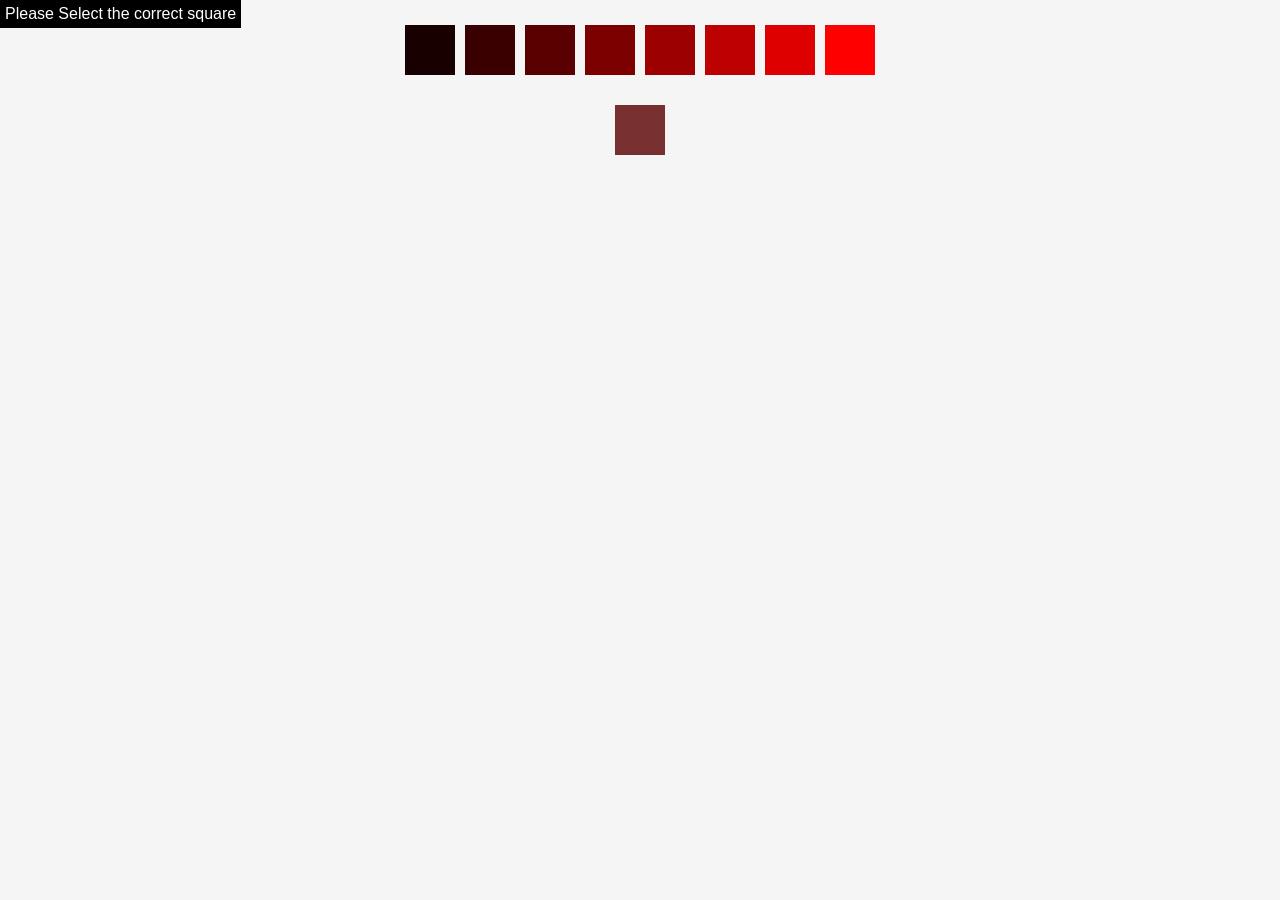
<file: Framework/Tests/colour_identification/index.html>
<!DOCTYPE html>
<html lang="en">
<head>
    <meta charset="UTF-8">
    <title>Color Perception Experiment</title>
    <link rel="stylesheet" href="styles.css">
</head>
<body>
    <div id="red-squares-container">
        <!-- Top row unaltered red squares will be populated here by script.js -->
    </div>  
    <div id="selected-square-container">
        <!-- Single square to identify will be displayed here -->
    </div>
    <div id="color-choices">
        <!-- The user's selection is handled here -->
    </div>
    <script src="./script.js"></script>
</body>
</html>
</file>
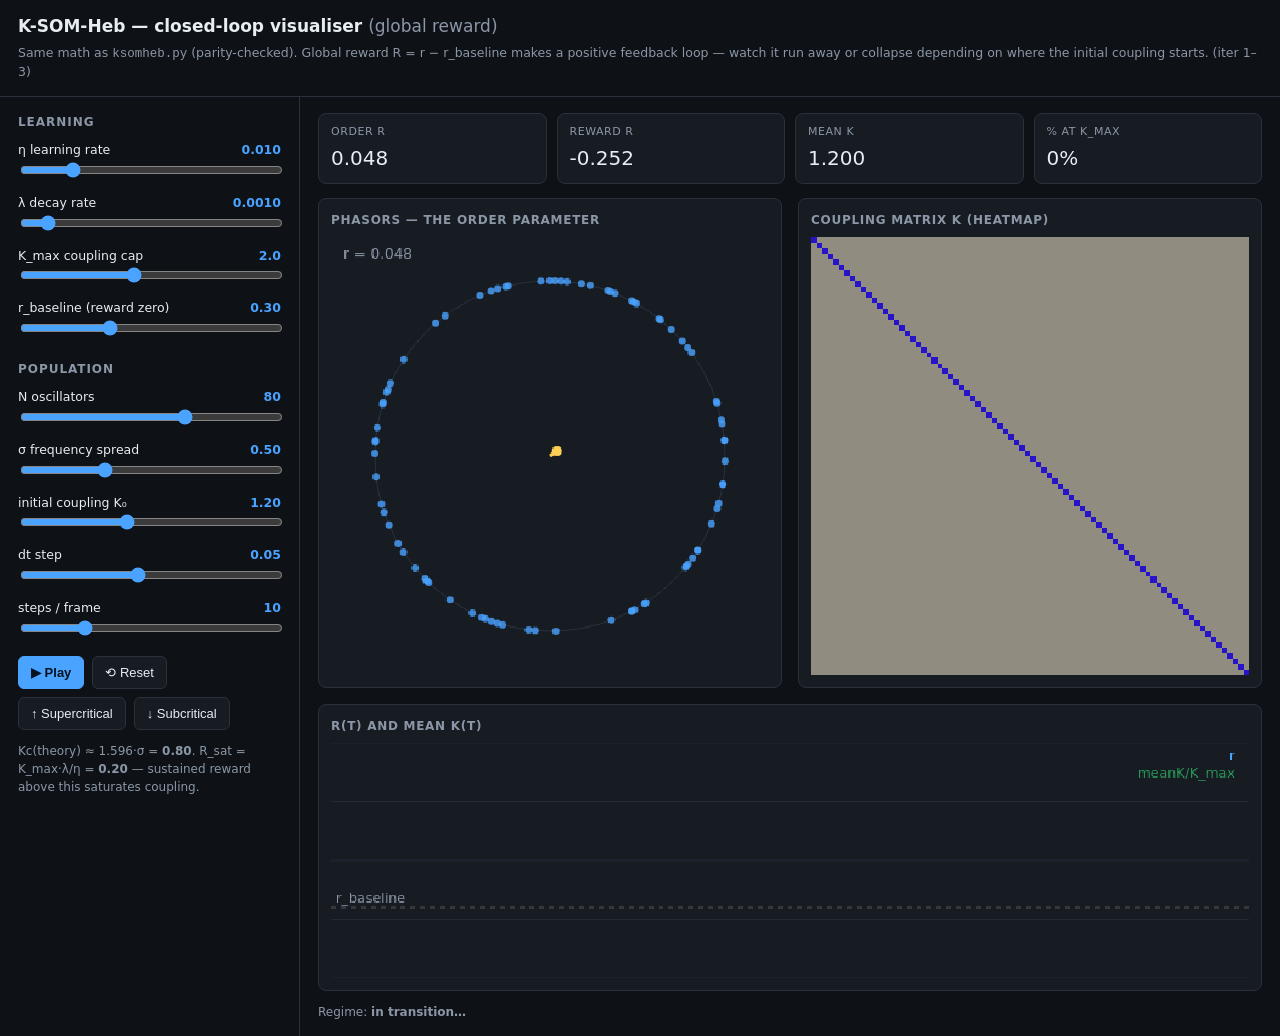
<file: KSOMHeb/visualiser/ksomheb_visualiser.html>
<!DOCTYPE html>
<html lang="en">
<head>
<meta charset="utf-8" />
<meta name="viewport" content="width=device-width, initial-scale=1" />
<title>K-SOM-Heb visualiser — global reward (verified iter 1–3)</title>
<style>
  :root { --bg:#0e1116; --panel:#171b22; --ink:#e6edf3; --mut:#8b97a6; --acc:#4aa3ff;
          --hot:#d62728; --cold:#1f77b4; --grid:#2a313c; }
  * { box-sizing:border-box; }
  body { margin:0; background:var(--bg); color:var(--ink);
         font:14px/1.5 system-ui,Segoe UI,Roboto,sans-serif; }
  header { padding:14px 18px; border-bottom:1px solid var(--grid); }
  header h1 { margin:0; font-size:17px; }
  header p { margin:4px 0 0; color:var(--mut); font-size:12.5px; }
  .wrap { display:grid; grid-template-columns:300px 1fr; gap:0; }
  .controls { padding:16px 18px; border-right:1px solid var(--grid); }
  .controls h2 { font-size:12px; text-transform:uppercase; letter-spacing:.08em;
                 color:var(--mut); margin:18px 0 8px; }
  .controls h2:first-child { margin-top:0; }
  .row { margin:10px 0; }
  .row label { display:flex; justify-content:space-between; font-size:12.5px; }
  .row label b { color:var(--acc); font-variant-numeric:tabular-nums; }
  input[type=range] { width:100%; accent-color:var(--acc); }
  .btns { display:flex; gap:8px; flex-wrap:wrap; margin-top:14px; }
  button { background:var(--panel); color:var(--ink); border:1px solid var(--grid);
           border-radius:6px; padding:8px 12px; cursor:pointer; font-size:13px; }
  button:hover { border-color:var(--acc); }
  button.primary { background:var(--acc); color:#06121f; border-color:var(--acc); font-weight:600; }
  .stage { padding:16px 18px; }
  .panels { display:grid; grid-template-columns:1fr 1fr; gap:16px; }
  .card { background:var(--panel); border:1px solid var(--grid); border-radius:8px; padding:12px; }
  .card h3 { margin:0 0 8px; font-size:12px; color:var(--mut); text-transform:uppercase; letter-spacing:.06em; }
  canvas { display:block; width:100%; image-rendering:pixelated; }
  .stats { display:grid; grid-template-columns:repeat(4,1fr); gap:10px; margin-bottom:14px; }
  .stat { background:var(--panel); border:1px solid var(--grid); border-radius:8px; padding:10px 12px; }
  .stat .k { color:var(--mut); font-size:11px; text-transform:uppercase; letter-spacing:.05em; }
  .stat .v { font-size:20px; font-variant-numeric:tabular-nums; margin-top:2px; }
  .note { color:var(--mut); font-size:12px; margin-top:12px; max-width:680px; }
  .regime { font-weight:600; }
</style>
</head>
<body>
<header>
  <h1>K-SOM-Heb — closed-loop visualiser <span style="color:var(--mut);font-weight:400">(global reward)</span></h1>
  <p>Same math as <code>ksomheb.py</code> (parity-checked). Global reward
     R = r − r_baseline makes a positive feedback loop — watch it run away or
     collapse depending on where the initial coupling starts. (iter 1–3)</p>
</header>

<div class="wrap">
  <div class="controls">
    <h2>Learning</h2>
    <div class="row"><label>η learning rate <b id="l_eta"></b></label>
      <input id="eta" type="range" min="0.001" max="0.05" step="0.001" value="0.01"></div>
    <div class="row"><label>λ decay rate <b id="l_lam"></b></label>
      <input id="lam" type="range" min="0.0002" max="0.01" step="0.0002" value="0.001"></div>
    <div class="row"><label>K_max coupling cap <b id="l_kmax"></b></label>
      <input id="kmax" type="range" min="0.5" max="4" step="0.1" value="2"></div>
    <div class="row"><label>r_baseline (reward zero) <b id="l_base"></b></label>
      <input id="base" type="range" min="0" max="0.9" step="0.02" value="0.3"></div>

    <h2>Population</h2>
    <div class="row"><label>N oscillators <b id="l_N"></b></label>
      <input id="N" type="range" min="10" max="120" step="2" value="80"></div>
    <div class="row"><label>σ frequency spread <b id="l_sig"></b></label>
      <input id="sig" type="range" min="0.05" max="1.5" step="0.05" value="0.5"></div>
    <div class="row"><label>initial coupling K₀ <b id="l_k0"></b></label>
      <input id="k0" type="range" min="0" max="3" step="0.05" value="1.2"></div>
    <div class="row"><label>dt step <b id="l_dt"></b></label>
      <input id="dt" type="range" min="0.01" max="0.1" step="0.01" value="0.05"></div>
    <div class="row"><label>steps / frame <b id="l_spf"></b></label>
      <input id="spf" type="range" min="1" max="40" step="1" value="10"></div>

    <div class="btns">
      <button id="play" class="primary">▶ Play</button>
      <button id="reset">⟲ Reset</button>
      <button id="superBtn">↑ Supercritical</button>
      <button id="subBtn">↓ Subcritical</button>
    </div>
    <div class="note">Kc(theory) ≈ 1.596·σ = <b id="kc"></b>. R_sat = K_max·λ/η =
      <b id="rsat"></b> — sustained reward above this saturates coupling.</div>
  </div>

  <div class="stage">
    <div class="stats">
      <div class="stat"><div class="k">order r</div><div class="v" id="s_r">—</div></div>
      <div class="stat"><div class="k">reward R</div><div class="v" id="s_R">—</div></div>
      <div class="stat"><div class="k">mean K</div><div class="v" id="s_K">—</div></div>
      <div class="stat"><div class="k">% at K_max</div><div class="v" id="s_sat">—</div></div>
    </div>
    <div class="panels">
      <div class="card"><h3>Phasors — the order parameter</h3>
        <canvas id="cv_phase" width="360" height="360"></canvas></div>
      <div class="card"><h3>Coupling matrix K (heatmap)</h3>
        <canvas id="cv_K" width="360" height="360"></canvas></div>
      <div class="card" style="grid-column:1 / -1"><h3>r(t) and mean K(t)</h3>
        <canvas id="cv_ts" width="740" height="190"></canvas></div>
    </div>
    <div class="note">Regime: <span id="regime" class="regime">—</span></div>
  </div>
</div>

<script src="ksomheb.js"></script>
<script>
"use strict";
const $ = id => document.getElementById(id);
const TAU = Math.PI * 2;

// ---- model state ----
let N, theta, omega, K, scratch, params, baseline, sigma, history, running=false;

function gaussian() { // Box-Muller
  let u=0,v=0; while(!u)u=Math.random(); while(!v)v=Math.random();
  return Math.sqrt(-2*Math.log(u))*Math.cos(TAU*v);
}

function rebuild() {
  N = +$("N").value;
  sigma = +$("sig").value;
  const k0 = +$("k0").value;
  params = { dt:+$("dt").value, eta:+$("eta").value, lam:+$("lam").value, K_max:+$("kmax").value };
  baseline = +$("base").value;

  theta = new Float64Array(N);
  omega = new Float64Array(N);
  K = new Float64Array(N*N);
  scratch = { theta:new Float64Array(N), S:new Float64Array(N*N) };

  let mean=0;
  for (let i=0;i<N;i++){ theta[i]=Math.random()*TAU; omega[i]=gaussian()*sigma; mean+=omega[i]; }
  mean/=N; for (let i=0;i<N;i++) omega[i]-=mean;          // zero-mean frame
  for (let i=0;i<N;i++) for (let j=0;j<N;j++) K[i*N+j] = (i===j)?0:k0;

  history = { r:[], K:[] };
  syncLabels();
  step(false); draw();
}

function syncLabels() {
  $("l_eta").textContent=(+$("eta").value).toFixed(3);
  $("l_lam").textContent=(+$("lam").value).toFixed(4);
  $("l_kmax").textContent=(+$("kmax").value).toFixed(1);
  $("l_base").textContent=(+$("base").value).toFixed(2);
  $("l_N").textContent=$("N").value;
  $("l_sig").textContent=(+$("sig").value).toFixed(2);
  $("l_k0").textContent=(+$("k0").value).toFixed(2);
  $("l_dt").textContent=(+$("dt").value).toFixed(2);
  $("l_spf").textContent=$("spf").value;
  $("kc").textContent=(1.596*(+$("sig").value)).toFixed(2);
  $("rsat").textContent=((+$("kmax").value)*(+$("lam").value)/(+$("eta").value)).toFixed(2);
}

let lastR=0;
function step(advance=true) {
  const spf = advance ? +$("spf").value : 0;
  for (let s=0;s<spf;s++){
    const op = KSOMHeb.orderParameter(theta);
    lastR = op.r - baseline;
    theta = KSOMHeb.updateStep(theta, omega, K, lastR, params, scratch);
  }
  const op = KSOMHeb.orderParameter(theta);
  // stats
  let sum=0, sat=0, cnt=0, cap=params.K_max;
  for (let i=0;i<N;i++) for (let j=0;j<N;j++){ if(i===j)continue;
    const v=K[i*N+j]; sum+=v; cnt++; if (v>=cap-1e-6) sat++; }
  const meanK=sum/cnt, fsat=sat/cnt;
  $("s_r").textContent=op.r.toFixed(3);
  $("s_R").textContent=(op.r-baseline).toFixed(3);
  $("s_K").textContent=meanK.toFixed(3);
  $("s_sat").textContent=(fsat*100).toFixed(0)+"%";
  history.r.push(op.r); history.K.push(meanK/cap);
  if (history.r.length>740){ history.r.shift(); history.K.shift(); }
  // regime label
  const reg=$("regime");
  if (fsat>0.6){ reg.textContent="RUNAWAY — coupling saturated at K_max, sync locked in"; reg.style.color="var(--cold)"; }
  else if (meanK<0.05){ reg.textContent="COLLAPSE — coupling stripped, oscillators scattering"; reg.style.color="var(--hot)"; }
  else { reg.textContent="in transition…"; reg.style.color="var(--mut)"; }
  return op;
}

// ---- drawing ----
function drawPhasors(op){
  const c=$("cv_phase"), x=c.getContext("2d"), W=c.width, H=c.height, cx=W/2, cy=H/2, R=W*0.4;
  x.clearRect(0,0,W,H);
  x.strokeStyle="#2a313c"; x.beginPath(); x.arc(cx,cy,R,0,TAU); x.stroke();
  for (let i=0;i<N;i++){
    const a=theta[i], px=cx+R*Math.cos(a), py=cy-R*Math.sin(a);
    x.fillStyle="rgba(74,163,255,0.8)"; x.beginPath(); x.arc(px,py,3,0,TAU); x.fill();
  }
  // resultant vector (order parameter)
  const ax=cx+R*op.r*Math.cos(op.psi), ay=cy-R*op.r*Math.sin(op.psi);
  x.strokeStyle="#ffce54"; x.lineWidth=3; x.beginPath(); x.moveTo(cx,cy); x.lineTo(ax,ay); x.stroke();
  x.lineWidth=1; x.fillStyle="#ffce54"; x.beginPath(); x.arc(ax,ay,4,0,TAU); x.fill();
  x.fillStyle="#8b97a6"; x.font="12px system-ui"; x.fillText("r = "+op.r.toFixed(3), 10, 18);
}

function drawK(){
  const c=$("cv_K"), x=c.getContext("2d"), W=c.width, H=c.height;
  const img=x.createImageData(N,N), cap=params.K_max;
  for (let i=0;i<N;i++) for (let j=0;j<N;j++){
    const v=Math.min(1, K[i*N+j]/cap), o=(i*N+j)*4;
    // viridis-ish: dark -> blue -> green -> yellow
    img.data[o]  =Math.round(40+215*Math.pow(v,1.4));
    img.data[o+1]=Math.round(20+200*v);
    img.data[o+2]=Math.round(80+120*(1-v));
    img.data[o+3]=255;
  }
  // nearest-neighbour upscale
  const tmp=document.createElement("canvas"); tmp.width=N; tmp.height=N;
  tmp.getContext("2d").putImageData(img,0,0);
  x.imageSmoothingEnabled=false; x.clearRect(0,0,W,H); x.drawImage(tmp,0,0,W,H);
}

function drawTS(){
  const c=$("cv_ts"), x=c.getContext("2d"), W=c.width, H=c.height;
  x.clearRect(0,0,W,H);
  // gridlines + baseline
  x.strokeStyle="#222a34"; x.beginPath();
  for (let g=0;g<=4;g++){ const y=H-g/4*H; x.moveTo(0,y); x.lineTo(W,y); } x.stroke();
  const by=H-baseline*H; x.strokeStyle="#555"; x.setLineDash([4,4]);
  x.beginPath(); x.moveTo(0,by); x.lineTo(W,by); x.stroke(); x.setLineDash([]);
  x.fillStyle="#8b97a6"; x.font="11px system-ui"; x.fillText("r_baseline", 4, by-4);
  const plot=(arr,col)=>{ x.strokeStyle=col; x.beginPath();
    for (let i=0;i<arr.length;i++){ const px=i/740*W, py=H-arr[i]*H;
      i?x.lineTo(px,py):x.moveTo(px,py);} x.stroke(); };
  plot(history.K,"#2a9d5c");   // mean K / K_max
  plot(history.r,"#4aa3ff");   // r
  x.fillStyle="#4aa3ff"; x.fillText("r", W-16, 14);
  x.fillStyle="#2a9d5c"; x.fillText("meanK/K_max", W-90, 28);
}

function draw(){ const op=KSOMHeb.orderParameter(theta); drawPhasors(op); drawK(); drawTS(); }

function frame(){ if(!running)return; const op=step(true); drawPhasors(op); drawK(); drawTS();
  requestAnimationFrame(frame); }

// ---- wiring ----
["eta","lam","kmax","base","dt","spf"].forEach(id=>$(id).addEventListener("input",()=>{
  // live params that don't need a full rebuild
  params={ dt:+$("dt").value, eta:+$("eta").value, lam:+$("lam").value, K_max:+$("kmax").value };
  baseline=+$("base").value; syncLabels();
}));
["N","sig","k0"].forEach(id=>$(id).addEventListener("input",()=>{ syncLabels(); }));
["N","sig","k0"].forEach(id=>$(id).addEventListener("change",rebuild));

$("play").addEventListener("click",()=>{ running=!running;
  $("play").textContent=running?"⏸ Pause":"▶ Play";
  $("play").classList.toggle("primary",!running);
  if(running) frame(); });
$("reset").addEventListener("click",()=>{ running=false; $("play").textContent="▶ Play";
  $("play").classList.add("primary"); rebuild(); });
$("superBtn").addEventListener("click",()=>{ $("k0").value=1.2; rebuild(); });
$("subBtn").addEventListener("click",()=>{ $("k0").value=0.4; rebuild(); });

rebuild();
</script>
</body>
</html>
</file>
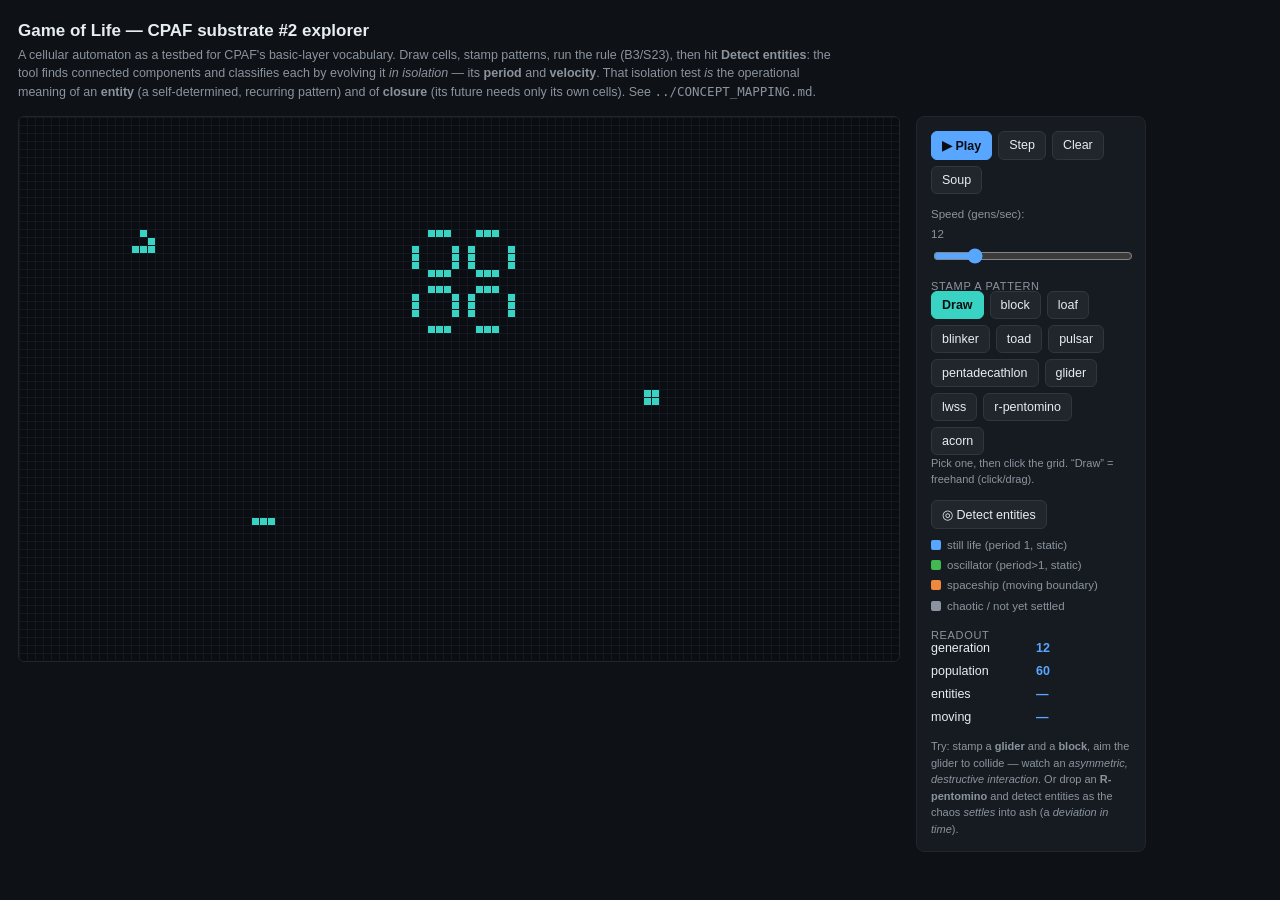
<file: KSOMHeb/gol/visualiser/gol_visualiser.html>
<!DOCTYPE html>
<html lang="en">
<head>
<meta charset="utf-8">
<meta name="viewport" content="width=device-width, initial-scale=1">
<title>Game of Life — CPAF substrate #2 explorer</title>
<style>
  :root {
    --bg: #0e1116; --panel: #161b22; --ink: #e6edf3; --dim: #8b949e;
    --grid: #21262d; --cell: #39d3c3; --accent: #58a6ff;
    --still: #58a6ff; --osc: #3fb950; --ship: #f0883e; --chaos: #8b949e;
  }
  * { box-sizing: border-box; }
  body {
    margin: 0; background: var(--bg); color: var(--ink);
    font: 14px/1.5 -apple-system, BlinkMacSystemFont, "Segoe UI", Roboto, sans-serif;
    padding: 18px;
  }
  h1 { font-size: 17px; margin: 0 0 2px; font-weight: 650; }
  .sub { color: var(--dim); font-size: 12.5px; margin-bottom: 14px; max-width: 820px; }
  .wrap { display: flex; gap: 16px; flex-wrap: wrap; align-items: flex-start; }
  canvas { background: #0a0d12; border: 1px solid var(--grid); border-radius: 6px; cursor: crosshair; touch-action: none; }
  .panel {
    background: var(--panel); border: 1px solid var(--grid); border-radius: 8px;
    padding: 14px; width: 230px; display: flex; flex-direction: column; gap: 12px;
  }
  .row { display: flex; gap: 6px; flex-wrap: wrap; }
  button {
    background: #21262d; color: var(--ink); border: 1px solid #30363d;
    border-radius: 6px; padding: 6px 10px; font-size: 12.5px; cursor: pointer;
    transition: background .12s;
  }
  button:hover { background: #2d333b; }
  button.on { background: var(--accent); color: #0a0d12; border-color: var(--accent); font-weight: 600; }
  button.pat.sel { background: var(--cell); color: #0a0d12; border-color: var(--cell); font-weight: 600; }
  label.field { display: flex; flex-direction: column; gap: 3px; font-size: 11.5px; color: var(--dim); }
  input[type=range] { width: 100%; accent-color: var(--accent); }
  .stats { display: grid; grid-template-columns: 1fr 1fr; gap: 4px 10px; font-size: 12.5px; }
  .stats b { color: var(--accent); font-variant-numeric: tabular-nums; }
  .hd { font-size: 11px; text-transform: uppercase; letter-spacing: .06em; color: var(--dim); margin-bottom: -4px; }
  .legend { font-size: 11.5px; color: var(--dim); display: flex; flex-direction: column; gap: 3px; }
  .legend span { display: inline-block; width: 10px; height: 10px; border-radius: 2px; margin-right: 6px; vertical-align: -1px; }
  .hint { font-size: 11px; color: var(--dim); }
  a { color: var(--accent); }
</style>
</head>
<body>
  <h1>Game of Life — CPAF substrate&nbsp;#2 explorer</h1>
  <div class="sub">
    A cellular automaton as a testbed for CPAF's basic-layer vocabulary. Draw cells, stamp patterns,
    run the rule (B3/S23), then hit <b>Detect entities</b>: the tool finds connected components and
    classifies each by evolving it <i>in isolation</i> — its <b>period</b> and <b>velocity</b>. That
    isolation test <i>is</i> the operational meaning of an <b>entity</b> (a self-determined, recurring
    pattern) and of <b>closure</b> (its future needs only its own cells). See <code>../CONCEPT_MAPPING.md</code>.
  </div>

  <div class="wrap">
    <canvas id="cv"></canvas>

    <div class="panel">
      <div class="row">
        <button id="play" class="on">▶ Play</button>
        <button id="step">Step</button>
        <button id="clear">Clear</button>
        <button id="rand">Soup</button>
      </div>

      <label class="field">Speed (gens/sec): <span id="spdlab">12</span>
        <input type="range" id="speed" min="1" max="60" value="12">
      </label>

      <div>
        <div class="hd">Stamp a pattern</div>
        <div class="row" id="palette"></div>
        <div class="hint">Pick one, then click the grid. “Draw” = freehand (click/drag).</div>
      </div>

      <div>
        <button id="detect">◎ Detect entities</button>
        <div class="legend" style="margin-top:8px">
          <div><span style="background:var(--still)"></span>still life (period 1, static)</div>
          <div><span style="background:var(--osc)"></span>oscillator (period&gt;1, static)</div>
          <div><span style="background:var(--ship)"></span>spaceship (moving boundary)</div>
          <div><span style="background:var(--chaos)"></span>chaotic / not yet settled</div>
        </div>
      </div>

      <div>
        <div class="hd">Readout</div>
        <div class="stats">
          <div>generation</div><div><b id="gen">0</b></div>
          <div>population</div><div><b id="pop">0</b></div>
          <div>entities</div><div><b id="ent">—</b></div>
          <div>moving</div><div><b id="mov">—</b></div>
        </div>
      </div>

      <div class="hint">
        Try: stamp a <b>glider</b> and a <b>block</b>, aim the glider to collide — watch an
        <i>asymmetric, destructive interaction</i>. Or drop an <b>R-pentomino</b> and detect
        entities as the chaos <i>settles</i> into ash (a <i>deviation in time</i>).
      </div>
    </div>
  </div>

<script>
// ---------------------------------------------------------------------------
// engine (mirrors ../gol.py: B3/S23, bounded; entity detection by isolation)
// ---------------------------------------------------------------------------
const COLS = 110, ROWS = 68, CELL = 8;
const cv = document.getElementById('cv');
cv.width = COLS * CELL; cv.height = ROWS * CELL;
const ctx = cv.getContext('2d');

let grid = makeGrid(ROWS, COLS);
let generation = 0;
let playing = true;
let detecting = false;
let cachedEntities = null;

function makeGrid(h, w) { return Array.from({length: h}, () => new Uint8Array(w)); }

function stepGrid(g) {
  const H = g.length, W = g[0].length;
  const out = Array.from({length: H}, () => new Uint8Array(W));
  for (let r = 0; r < H; r++) for (let c = 0; c < W; c++) {
    let n = 0;
    for (let dr = -1; dr <= 1; dr++) for (let dc = -1; dc <= 1; dc++) {
      if (dr === 0 && dc === 0) continue;
      const rr = r + dr, cc = c + dc;
      if (rr >= 0 && rr < H && cc >= 0 && cc < W) n += g[rr][cc];
    }
    out[r][c] = (n === 3 || (g[r][c] && n === 2)) ? 1 : 0;
  }
  return out;
}

function population(g) { let s = 0; for (const row of g) for (const v of row) s += v; return s; }

function liveCells(g) {
  const out = [];
  for (let r = 0; r < g.length; r++) for (let c = 0; c < g[0].length; c++) if (g[r][c]) out.push([r, c]);
  return out;
}

// connected components (Moore) = candidate entities
function components(g) {
  const H = g.length, W = g[0].length;
  const seen = Array.from({length: H}, () => new Uint8Array(W));
  const comps = [];
  for (let r = 0; r < H; r++) for (let c = 0; c < W; c++) {
    if (g[r][c] && !seen[r][c]) {
      const stack = [[r, c]]; seen[r][c] = 1; const comp = [];
      while (stack.length) {
        const [cr, cc] = stack.pop(); comp.push([cr, cc]);
        for (let dr = -1; dr <= 1; dr++) for (let dc = -1; dc <= 1; dc++) {
          if (dr === 0 && dc === 0) continue;
          const rr = cr + dr, ccc = cc + dc;
          if (rr >= 0 && rr < H && ccc >= 0 && ccc < W && g[rr][ccc] && !seen[rr][ccc]) {
            seen[rr][ccc] = 1; stack.push([rr, ccc]);
          }
        }
      }
      comps.push(comp);
    }
  }
  return comps;
}

function normSig(cells) {
  let rmin = Infinity, cmin = Infinity;
  for (const [r, c] of cells) { if (r < rmin) rmin = r; if (c < cmin) cmin = c; }
  return cells.map(([r, c]) => (r - rmin) + ',' + (c - cmin)).sort().join(';');
}

// classify a component by evolving it IN ISOLATION -> (kind, period, disp).
// Isolation is the operational test of closure: the pattern's own cells
// determine its future.
function classify(cells, maxPeriod = 30) {
  if (!cells.length) return {kind: 'empty', period: null, disp: [0, 0]};
  let rmin = Infinity, cmin = Infinity, rmax = -Infinity, cmax = -Infinity;
  for (const [r, c] of cells) {
    rmin = Math.min(rmin, r); cmin = Math.min(cmin, c);
    rmax = Math.max(rmax, r); cmax = Math.max(cmax, c);
  }
  const h = rmax - rmin + 1, w = cmax - cmin + 1, pad = maxPeriod + 4;
  if (cells.length > 240) return {kind: 'chaotic', period: null, disp: [0, 0]};
  let g = makeGrid(h + 2 * pad, w + 2 * pad);
  for (const [r, c] of cells) g[r - rmin + pad][c - cmin + pad] = 1;
  const sig0 = normSig(liveCells(g));
  let cur = g;
  for (let p = 1; p <= maxPeriod; p++) {
    cur = stepGrid(cur);
    const pts = liveCells(cur);
    if (!pts.length) return {kind: 'died', period: null, disp: [0, 0]};
    if (normSig(pts) === sig0) {
      let r0 = Infinity, c0 = Infinity;
      for (const [r, c] of pts) { if (r < r0) r0 = r; if (c < c0) c0 = c; }
      const disp = [r0 - pad, c0 - pad];
      const moving = disp[0] !== 0 || disp[1] !== 0;
      const kind = (p === 1 && !moving) ? 'still life' : moving ? 'spaceship' : 'oscillator';
      return {kind, period: p, disp};
    }
  }
  return {kind: 'chaotic', period: null, disp: [0, 0]};
}

function detectEntities() {
  const comps = components(grid);
  return comps.map(comp => {
    const info = classify(comp);
    let rmin = Infinity, cmin = Infinity, rmax = -Infinity, cmax = -Infinity;
    for (const [r, c] of comp) {
      rmin = Math.min(rmin, r); cmin = Math.min(cmin, c);
      rmax = Math.max(rmax, r); cmax = Math.max(cmax, c);
    }
    info.bbox = [rmin, cmin, rmax, cmax];
    return info;
  });
}

const KIND_COLOR = {
  'still life': getCSS('--still'), 'oscillator': getCSS('--osc'),
  'spaceship': getCSS('--ship'), 'chaotic': getCSS('--chaos'),
  'died': getCSS('--chaos'), 'empty': getCSS('--chaos')
};
function getCSS(v) { return getComputedStyle(document.documentElement).getPropertyValue(v).trim(); }

// ---------------------------------------------------------------------------
// rendering
// ---------------------------------------------------------------------------
function draw() {
  ctx.clearRect(0, 0, cv.width, cv.height);
  // grid lines
  ctx.strokeStyle = getCSS('--grid'); ctx.lineWidth = 1;
  ctx.globalAlpha = 0.5;
  for (let c = 0; c <= COLS; c++) { ctx.beginPath(); ctx.moveTo(c * CELL + .5, 0); ctx.lineTo(c * CELL + .5, cv.height); ctx.stroke(); }
  for (let r = 0; r <= ROWS; r++) { ctx.beginPath(); ctx.moveTo(0, r * CELL + .5); ctx.lineTo(cv.width, r * CELL + .5); ctx.stroke(); }
  ctx.globalAlpha = 1;
  // live cells
  ctx.fillStyle = getCSS('--cell');
  for (let r = 0; r < ROWS; r++) for (let c = 0; c < COLS; c++)
    if (grid[r][c]) ctx.fillRect(c * CELL + 1, r * CELL + 1, CELL - 1, CELL - 1);
  // entity overlays
  if (detecting && cachedEntities) {
    ctx.font = '10px monospace'; ctx.lineWidth = 1.5;
    let ec = 0, mv = 0;
    for (const e of cachedEntities) {
      const col = KIND_COLOR[e.kind] || getCSS('--chaos');
      const [rmin, cmin, rmax, cmax] = e.bbox;
      const x = cmin * CELL - 1, y = rmin * CELL - 1;
      const w = (cmax - cmin + 1) * CELL + 2, h = (rmax - rmin + 1) * CELL + 2;
      ctx.strokeStyle = col; ctx.globalAlpha = 0.9; ctx.strokeRect(x, y, w, h);
      ctx.globalAlpha = 1;
      let lab = e.period ? `${labelKind(e)} p${e.period}` : e.kind;
      if (e.kind === 'spaceship') lab += ' ' + arrow(e.disp);
      ctx.fillStyle = col;
      const ly = y - 2 < 8 ? y + h + 10 : y - 2;
      ctx.fillText(lab, x, ly);
      ec++; if (e.kind === 'spaceship') mv++;
    }
    document.getElementById('ent').textContent = ec;
    document.getElementById('mov').textContent = mv;
  } else {
    document.getElementById('ent').textContent = '—';
    document.getElementById('mov').textContent = '—';
  }
  document.getElementById('gen').textContent = generation;
  document.getElementById('pop').textContent = population(grid);
}

function labelKind(e) {
  return e.kind === 'still life' ? 'still' : e.kind === 'oscillator' ? 'osc' : e.kind === 'spaceship' ? 'ship' : e.kind;
}
function arrow(d) {
  const [dr, dc] = d;
  if (dr === 0) return dc > 0 ? '→' : '←';
  if (dc === 0) return dr > 0 ? '↓' : '↑';
  if (dr > 0) return dc > 0 ? '↘' : '↙';
  return dc > 0 ? '↗' : '↖';
}

// ---------------------------------------------------------------------------
// simulation loop (fixed-rate via accumulator)
// ---------------------------------------------------------------------------
let spd = 12, last = 0, acc = 0;
function loop(t) {
  const dt = (t - last) / 1000; last = t; acc += dt;
  const interval = 1 / spd;
  while (playing && acc >= interval) { advance(); acc -= interval; }
  draw();
  requestAnimationFrame(loop);
}
function advance() {
  grid = stepGrid(grid); generation++;
  if (detecting) cachedEntities = detectEntities();
}

// ---------------------------------------------------------------------------
// patterns (subset of ../gol.py PATTERNS)
// ---------------------------------------------------------------------------
const PATTERNS = {
  block: [[0,0],[0,1],[1,0],[1,1]],
  loaf: [[0,1],[0,2],[1,0],[1,3],[2,1],[2,3],[3,2]],
  blinker: [[0,0],[0,1],[0,2]],
  toad: [[0,1],[0,2],[0,3],[1,0],[1,1],[1,2]],
  pulsar: [[0,2],[0,3],[0,4],[0,8],[0,9],[0,10],[2,0],[2,5],[2,7],[2,12],[3,0],[3,5],[3,7],[3,12],[4,0],[4,5],[4,7],[4,12],[5,2],[5,3],[5,4],[5,8],[5,9],[5,10],[7,2],[7,3],[7,4],[7,8],[7,9],[7,10],[8,0],[8,5],[8,7],[8,12],[9,0],[9,5],[9,7],[9,12],[10,0],[10,5],[10,7],[10,12],[12,2],[12,3],[12,4],[12,8],[12,9],[12,10]],
  pentadecathlon: [[0,2],[0,7],[1,0],[1,1],[1,3],[1,4],[1,5],[1,6],[1,8],[1,9],[2,2],[2,7]],
  glider: [[0,1],[1,2],[2,0],[2,1],[2,2]],
  lwss: [[0,0],[0,3],[1,4],[2,0],[2,4],[3,1],[3,2],[3,3],[3,4]],
  'r-pentomino': [[0,1],[0,2],[1,0],[1,1],[2,1]],
  acorn: [[0,1],[1,3],[2,0],[2,1],[2,4],[2,5],[2,6]],
};
let stampPattern = null;   // null = draw mode

const palette = document.getElementById('palette');
const drawBtn = document.createElement('button');
drawBtn.textContent = 'Draw'; drawBtn.className = 'pat sel';
drawBtn.onclick = () => selectPattern(null, drawBtn);
palette.appendChild(drawBtn);
for (const name of Object.keys(PATTERNS)) {
  const b = document.createElement('button');
  b.textContent = name; b.className = 'pat';
  b.onclick = () => selectPattern(name, b);
  palette.appendChild(b);
}
function selectPattern(name, btn) {
  stampPattern = name;
  document.querySelectorAll('.pat').forEach(x => x.classList.remove('sel'));
  btn.classList.add('sel');
}

function stamp(name, r0, c0) {
  const cells = PATTERNS[name];
  let rmax = 0, cmax = 0;
  for (const [r, c] of cells) { rmax = Math.max(rmax, r); cmax = Math.max(cmax, c); }
  const ro = r0 - (rmax >> 1), co = c0 - (cmax >> 1);   // center on click
  for (const [r, c] of cells) {
    const rr = ro + r, cc = co + c;
    if (rr >= 0 && rr < ROWS && cc >= 0 && cc < COLS) grid[rr][cc] = 1;
  }
}

// ---------------------------------------------------------------------------
// interaction
// ---------------------------------------------------------------------------
let painting = false, paintVal = 1;
function cellAt(ev) {
  const rect = cv.getBoundingClientRect();
  const x = (ev.clientX - rect.left) * (cv.width / rect.width);
  const y = (ev.clientY - rect.top) * (cv.height / rect.height);
  return [Math.floor(y / CELL), Math.floor(x / CELL)];
}
cv.addEventListener('pointerdown', ev => {
  ev.preventDefault();
  const [r, c] = cellAt(ev);
  if (r < 0 || r >= ROWS || c < 0 || c >= COLS) return;
  if (stampPattern) { stamp(stampPattern, r, c); refreshDetect(); return; }
  painting = true; paintVal = grid[r][c] ? 0 : 1; grid[r][c] = paintVal; refreshDetect();
});
cv.addEventListener('pointermove', ev => {
  if (!painting) return;
  const [r, c] = cellAt(ev);
  if (r >= 0 && r < ROWS && c >= 0 && c < COLS) { grid[r][c] = paintVal; refreshDetect(); }
});
window.addEventListener('pointerup', () => { painting = false; });

function refreshDetect() { if (detecting) cachedEntities = detectEntities(); }

// ---------------------------------------------------------------------------
// controls
// ---------------------------------------------------------------------------
const playBtn = document.getElementById('play');
playBtn.onclick = () => {
  playing = !playing;
  playBtn.textContent = playing ? '▶ Play' : '❚❚ Pause';
  playBtn.classList.toggle('on', playing);
};
document.getElementById('step').onclick = () => { advance(); };
document.getElementById('clear').onclick = () => { grid = makeGrid(ROWS, COLS); generation = 0; cachedEntities = null; };
document.getElementById('rand').onclick = () => {
  for (let r = 0; r < ROWS; r++) for (let c = 0; c < COLS; c++) grid[r][c] = Math.random() < 0.32 ? 1 : 0;
  generation = 0; refreshDetect();
};
const speed = document.getElementById('speed'), spdlab = document.getElementById('spdlab');
speed.oninput = () => { spd = +speed.value; spdlab.textContent = speed.value; };
const detectBtn = document.getElementById('detect');
detectBtn.onclick = () => {
  detecting = !detecting;
  detectBtn.classList.toggle('on', detecting);
  cachedEntities = detecting ? detectEntities() : null;
};

// seed with a small showcase: a glider heading toward a block, plus a blinker
stamp('block', 34, 78);
stamp('glider', 12, 12);
stamp('blinker', 50, 30);
stamp('pulsar', 20, 55);
requestAnimationFrame(loop);
</script>
</body>
</html>
</file>
<file: Framework/Tests/colour_identification/styles.css>
/* General body styling */
body {
    font-family: Arial, sans-serif;
    margin: 0;
    padding: 0;
    background-color: #f5f5f5;
}

#debug-info {
    position: absolute;
    top: 0;
    left: 0;
    color: white;
    background-color: black;
    padding: 5px;
}


/* Styling for the container of the unaltered red squares */
#red-squares-container {
    display: flex;
    justify-content: center;
    flex-wrap: wrap;
    margin-top: 20px;
}

/* Styling for each unaltered red square */
.red-square {
    width: 50px; /* Adjust width as needed */
    height: 50px; /* Adjust height as needed */
    margin: 5px;
    cursor: pointer;
}

/* Styling for the container of the single square to identify */
#selected-square-container {
    display: flex;
    justify-content: center;
    margin: 20px 0;
}

/* Styling for the interactive color choice area */
#color-choices {
    display: flex;
    justify-content: center;
    margin-bottom: 20px;
}

/* Styling for interactive elements within color-choices */
.color-choice-button {
    border: none;
    padding: 10px;
    margin: 0 5px;
    cursor: pointer;
    background-color: #ddd;
    transition: background-color 0.3s;
}

.color-choice-button:hover {
    background-color: #ccc;
}

/* Add responsive design as necessary */
@media (max-width: 600px) {
    .red-square {
        width: 30px;
        height: 30px;
    }

    /* Add additional responsive styling as needed */
}
</file>
